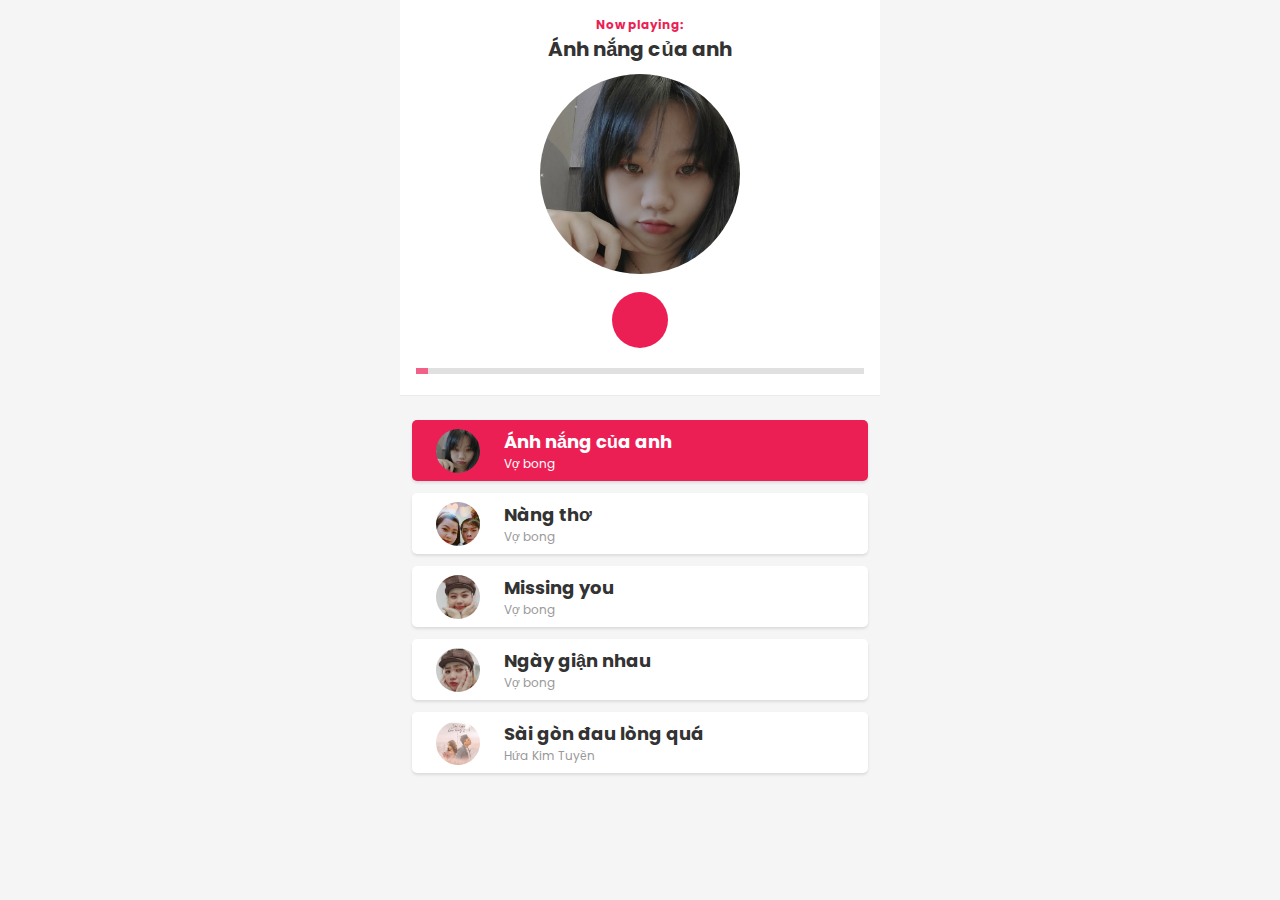
<file: music.player/index.html>
<!DOCTYPE html>
<html lang="en">
  <head>
    <meta charset="UTF-8" />
    <meta http-equiv="X-UA-Compatible" content="IE=edge" />
    <meta name="viewport" content="width=device-width, initial-scale=1.0" />
    <title>Music player</title>
    <link
      rel="stylesheet"
      href="https://cdnjs.cloudflare.com/ajax/libs/font-awesome/5.15.2/css/all.min.css"
      integrity="sha512-HK5fgLBL+xu6dm/Ii3z4xhlSUyZgTT9tuc/hSrtw6uzJOvgRr2a9jyxxT1ely+B+xFAmJKVSTbpM/CuL7qxO8w=="
      crossorigin="anonymous"
    />
    <link rel="preconnect" href="https://fonts.gstatic.com" />
    <link
      href="https://fonts.googleapis.com/css2?family=Poppins:wght@300;400;600&display=swap"
      rel="stylesheet"
    />
    <link href="./assests/style.css" rel="stylesheet" type="text/css" />
  </head>
  <body>
    <div class="player">
      <!-- Dashboard -->
      <div class="dashboard">
        <!-- Header -->
        <header>
          <h4>Now playing:</h4>
          <h2>String 57th & 9th</h2>
        </header>

        <!-- CD -->
        <div class="cd">
          <div class="cd-thumb" style="background-image: url('https://i.ytimg.com/vi/jTLhQf5KJSc/maxresdefault.jpg');"></div>
        </div>

        <!-- Control -->
        <div class="control">
          <div class="btn btn-repeat">
            <i class="fas fa-redo"></i>
          </div>
          <div class="btn btn-prev">
            <i class="fas fa-step-backward"></i>
          </div>
          <div class="btn btn-toggle-play">
            <i class="fas fa-pause icon-pause"></i>
            <i class="fas fa-play icon-play"></i>
          </div>
          <div class="btn btn-next">
            <i class="fas fa-step-forward"></i>
          </div>
          <div class="btn btn-random">
            <i class="fas fa-random"></i>
          </div>
        </div>

        <input id="progress"class="progress" type="range" value="0" step="1" min="0" max="100"
        />

        <audio id="audio" src=""></audio>
      </div>

      <!-- Playlist -->
      <div class="playlist">
      </div>
    </div>
    <script src="./index.js"></script>
  </body>
</html>
</file>
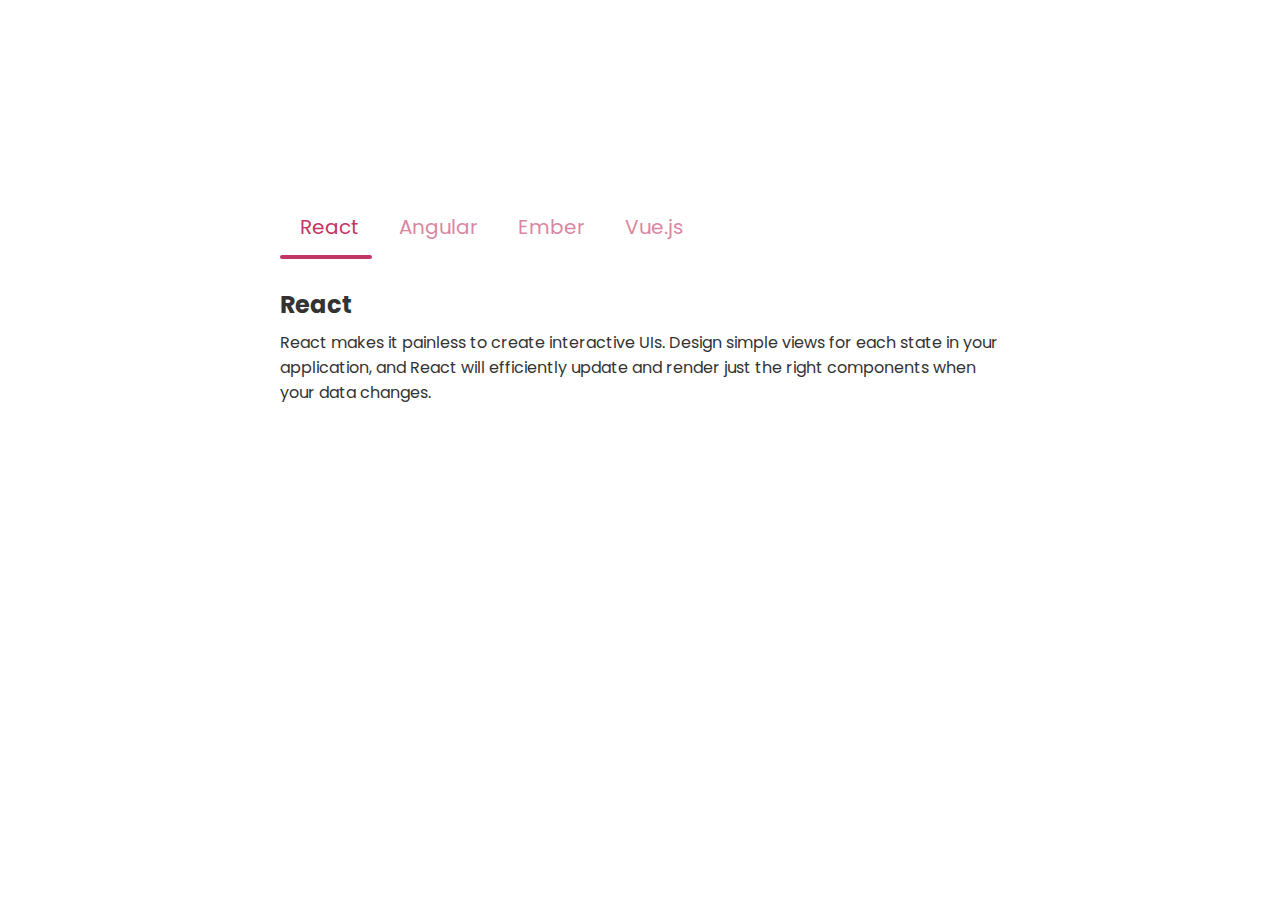
<file: tab.ui/index.html>
<!DOCTYPE html>
<html lang="en">
<head>
    <meta charset="UTF-8">
    <meta http-equiv="X-UA-Compatible" content="IE=edge">
    <meta name="viewport" content="width=device-width, initial-scale=1.0">
   <link rel="preconnect" href="https://fonts.gstatic.com">
    <link rel="stylesheet" href="https://cdnjs.cloudflare.com/ajax/libs/font-awesome/5.15.2/css/all.min.css" integrity="sha512-HK5fgLBL+xu6dm/Ii3z4xhlSUyZgTT9tuc/hSrtw6uzJOvgRr2a9jyxxT1ely+B+xFAmJKVSTbpM/CuL7qxO8w==" crossorigin="anonymous" />
    <link href="https://fonts.googleapis.com/css2?family=Poppins:wght@300;400;500;600&display=swap" rel="stylesheet">
    <link href="./style.css" rel="stylesheet" type="text/css">
    <title>Tab UI for JS</title>
</head>
<body>
    <div>
        <div class="tabs">
            <!-- Tab Item -->
            <div class="tab-item active">
                <i class="tab-icon fas fa-code"></i>
                React
            </div>

            <div class="tab-item">
                <i class="tab-icon fas fa-cog"></i>
                Angular
            </div>
            
            <div class="tab-item">
                <i class="tab-icon fas fa-plus-circle"></i>
                Ember
            </div>
            
            <div class="tab-item">
                <i class="tab-icon fas fa-pen-nib"></i>
                Vue.js
            </div>
            <div class="line"></div>
        </div>

        <!-- Tab Content -->
        <div class="tab-content">
            <div class="tab-pane active">
                <h2>React</h2>
                <p>React makes it painless to create interactive UIs. Design simple views for each state in your application, and React will efficiently update and render just the right components when your data changes.</p>                
            </div>
            <div class="tab-pane">
                <h2>Angular</h2>
                <p>Angular is an application design framework and development platform for creating efficient and sophisticated single-page apps.</p>                                
            </div>
            <div class="tab-pane">
                <h2>Ember</h2>
                <p>Ember.js is a productive, battle-tested JavaScript framework for building modern web applications. It includes everything you need to build rich UIs that work on any device.</p>                
            </div>
            <div class="tab-pane">
                <h2>Vue.js</h2>
                <p>Vue (pronounced /vjuː/, like view) is a progressive framework for building user interfaces. Unlike other monolithic frameworks, Vue is designed from the ground up to be incrementally adoptable. </p>              
            </div> 
        </div>

    </div>

    <script src="./index.js"></script>
</body>
</html>
</file>
<file: music.player/assests/style.css>
:root {
    --primary-color: #ec1f55;
    --text-color: #333;
  }
  
  * {
    padding: 0;
    margin: 0;
    box-sizing: inherit;
  }
  
  body {
    background-color: #f5f5f5;
  }
  
  html {
    box-sizing: border-box;
    font-family: "Poppins", sans-serif;
  }
  
  .player {
    position: relative;
    max-width: 480px;
    margin: 0 auto;
  }
  
  .player .icon-pause {
    display: none;
  }
  
  .player.playing .icon-pause {
    display: inline-block;
  }
  
  .player.playing .icon-play {
    display: none;
  }
  
  .dashboard {
    padding: 16px 16px 14px;
    background-color: #fff;
    position: fixed;
    top: 0;
    width: 100%;
    max-width: 480px;
    border-bottom: 1px solid #ebebeb;
  }
  
  /* HEADER */
  header {
    text-align: center;
    margin-bottom: 10px;
  }
  
  header h4 {
    color: var(--primary-color);
    font-size: 12px;
  }
  
  header h2 {
    color: var(--text-color);
    font-size: 20px;
  }
  
  /* CD */
  .cd {
    display: flex;
    margin: auto;
    width: 200px;
  }
  
  .cd-thumb {
    width: 100%;
    padding-top: 100%;
    border-radius: 50%;
    background-color: #333;
    background-size: cover;
    margin: auto;
  }
  
  /* CONTROL */
  .control {
    display: flex;
    align-items: center;
    justify-content: space-around;
    padding: 18px 0 8px 0;
  }
  
  .control .btn {
    color: #666;
    padding: 18px;
    font-size: 18px;
  }
  
  .control .btn.active {
    color: var(--primary-color);
  }
  
  .control .btn-toggle-play {
    width: 56px;
    height: 56px;
    border-radius: 50%;
    font-size: 24px;
    color: #fff;
    display: flex;
    align-items: center;
    justify-content: center;
    background-color: var(--primary-color);
  }
  
  .progress {
    width: 100%;
    -webkit-appearance: none;
    height: 6px;
    background: #d3d3d3;
    outline: none;
    opacity: 0.7;
    -webkit-transition: 0.2s;
    transition: opacity 0.2s;
  }
  
  .progress::-webkit-slider-thumb {
    -webkit-appearance: none;
    appearance: none;
    width: 12px;
    height: 6px;
    background-color: var(--primary-color);
    cursor: pointer;
  }
  
  /* PLAYLIST */
  .playlist {
    margin-top: 408px;
    padding: 12px;
  }
  
  .song {
    display: flex;
    align-items: center;
    margin-bottom: 12px;
    background-color: #fff;
    padding: 8px 16px;
    border-radius: 5px;
    box-shadow: 0 2px 3px rgba(0, 0, 0, 0.1);
  }
  
  .song.active {
    background-color: var(--primary-color);
  }
  
  .song:active {
    opacity: 0.8;
  }
  
  .song.active .option,
  .song.active .author,
  .song.active .title {
    color: #fff;
  }
  
  .song .thumb {
    width: 44px;
    height: 44px;
    border-radius: 50%;
    background-size: cover;
    margin: 0 8px;
  }
  
  .song .body {
    flex: 1;
    padding: 0 16px;
  }
  
  .song .title {
    font-size: 18px;
    color: var(--text-color);
  }
  
  .song .author {
    font-size: 12px;
    color: #999;
  }
  
  .song .option {
    padding: 16px 8px;
    color: #999;
    font-size: 18px;
  }
</file>
<file: tab.ui/style.css>
* {
    padding: 0;
    margin: 0;
    box-sizing: border-box;
}

body{
    display:flex;
    font-family: "Poppins", sans-serif;
}

body > div {
    margin: 15% auto 0;
    max-width: 720px;
}

.tabs {
    display: flex;
    position: relative;
}

.tabs .line {
    position: absolute;
    left: 0;
    bottom: 0;
    width:0px;
    height:4px;
    border-radius:15px;
    background-color:#c23564;
    transform: all 0.2s ease;
}

.tab-item {
    min-width:80px;
    padding:16px 20px 11px;
    font-size: 20px;
    text-align: center;
    color: #c23564;
    background-color: #fff;
    border-top-left-radius: 5px;
    border-bottom: 5px solid transparent;
    opacity: 0.6;
    cursor: pointer;
    transition: all 0.5s ease;
}

.tab-icon {
    font-size: 24px;
    width:32px;
    position: relative;
    top:2px;
}

.tab-item:hover {
    opacity: 1;
    background-color: rgba(194, 53, 100, 0.05);
    border-color: rgba(194, 53, 100, 0.1);
  }
  .tab-item.active {
    opacity: 1;
  }
  .tab-content {
    padding: 28px 0;
  }
  .tab-pane {
    color: #333;
    display: none;
  }
  .tab-pane.active {
    display: block;
  }
  .tab-pane h2 {
    font-size: 24px;
    margin-bottom: 8px;
  }
</file>
